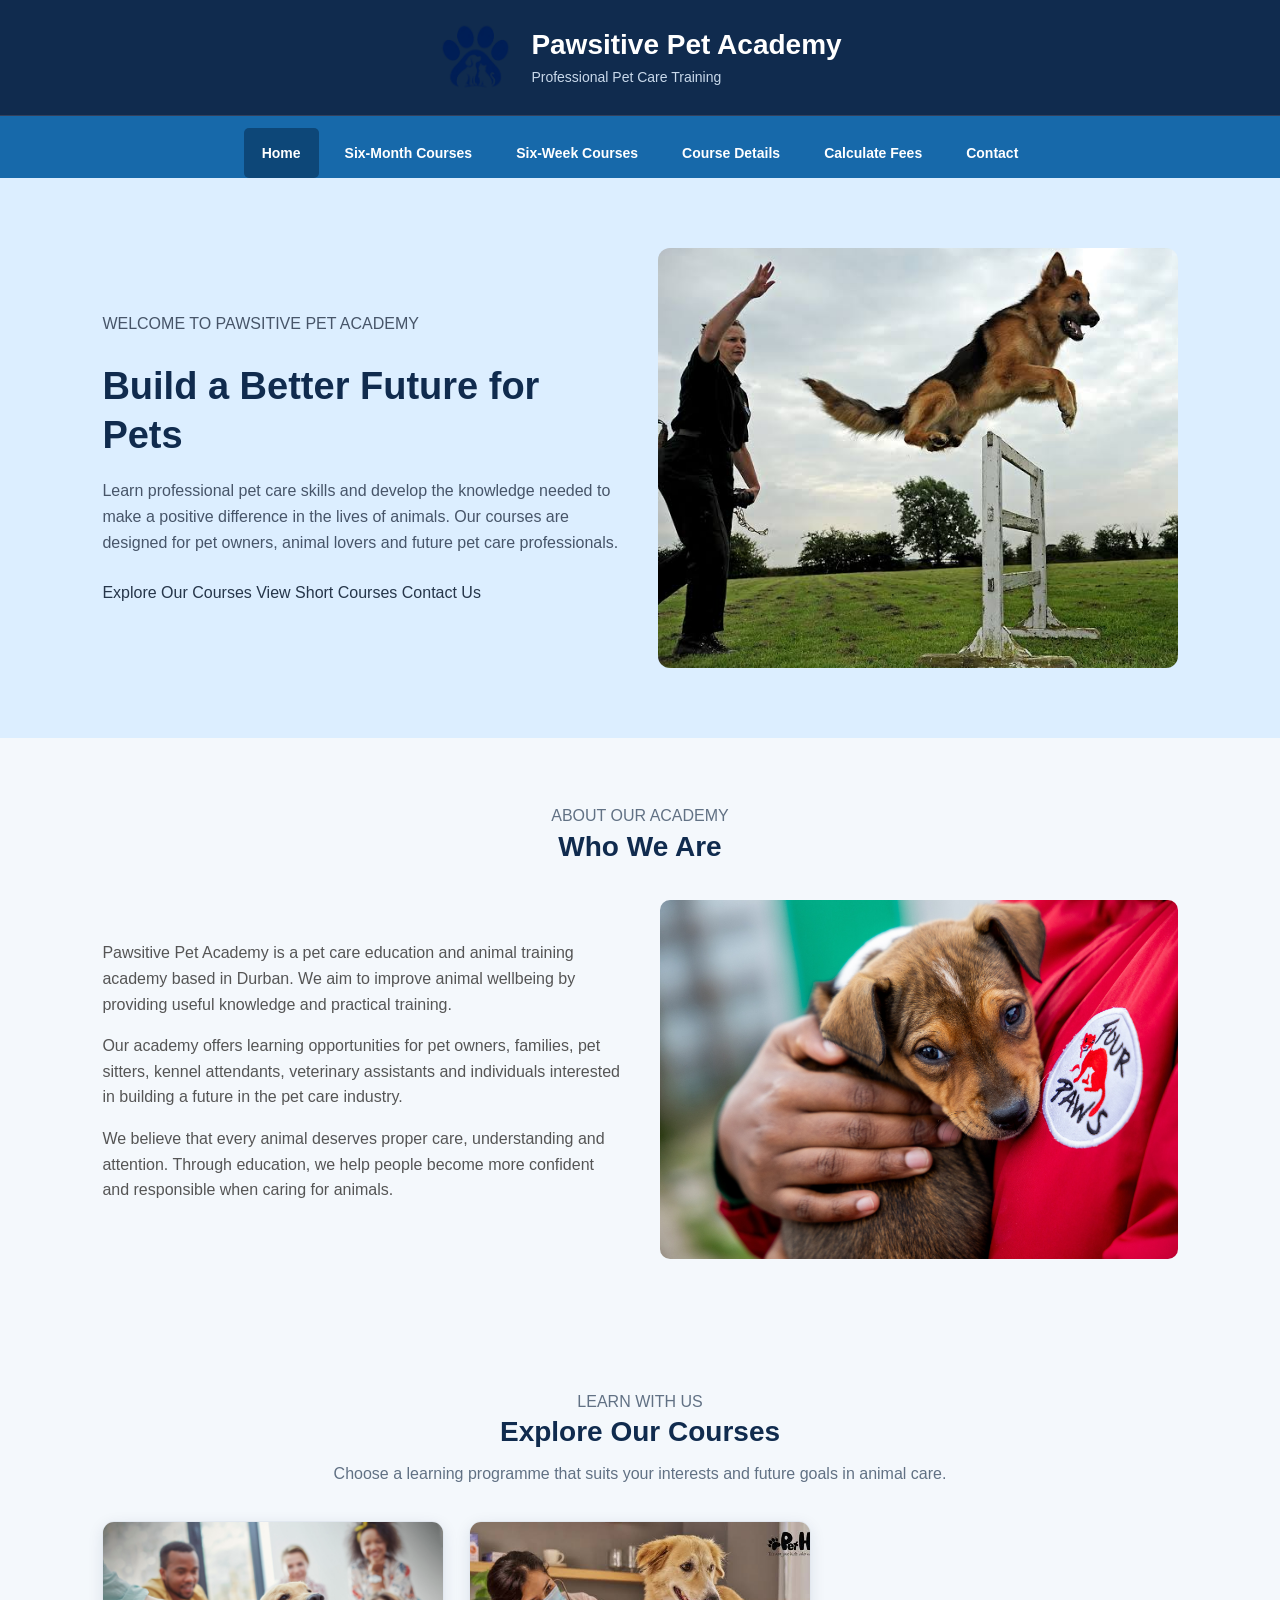
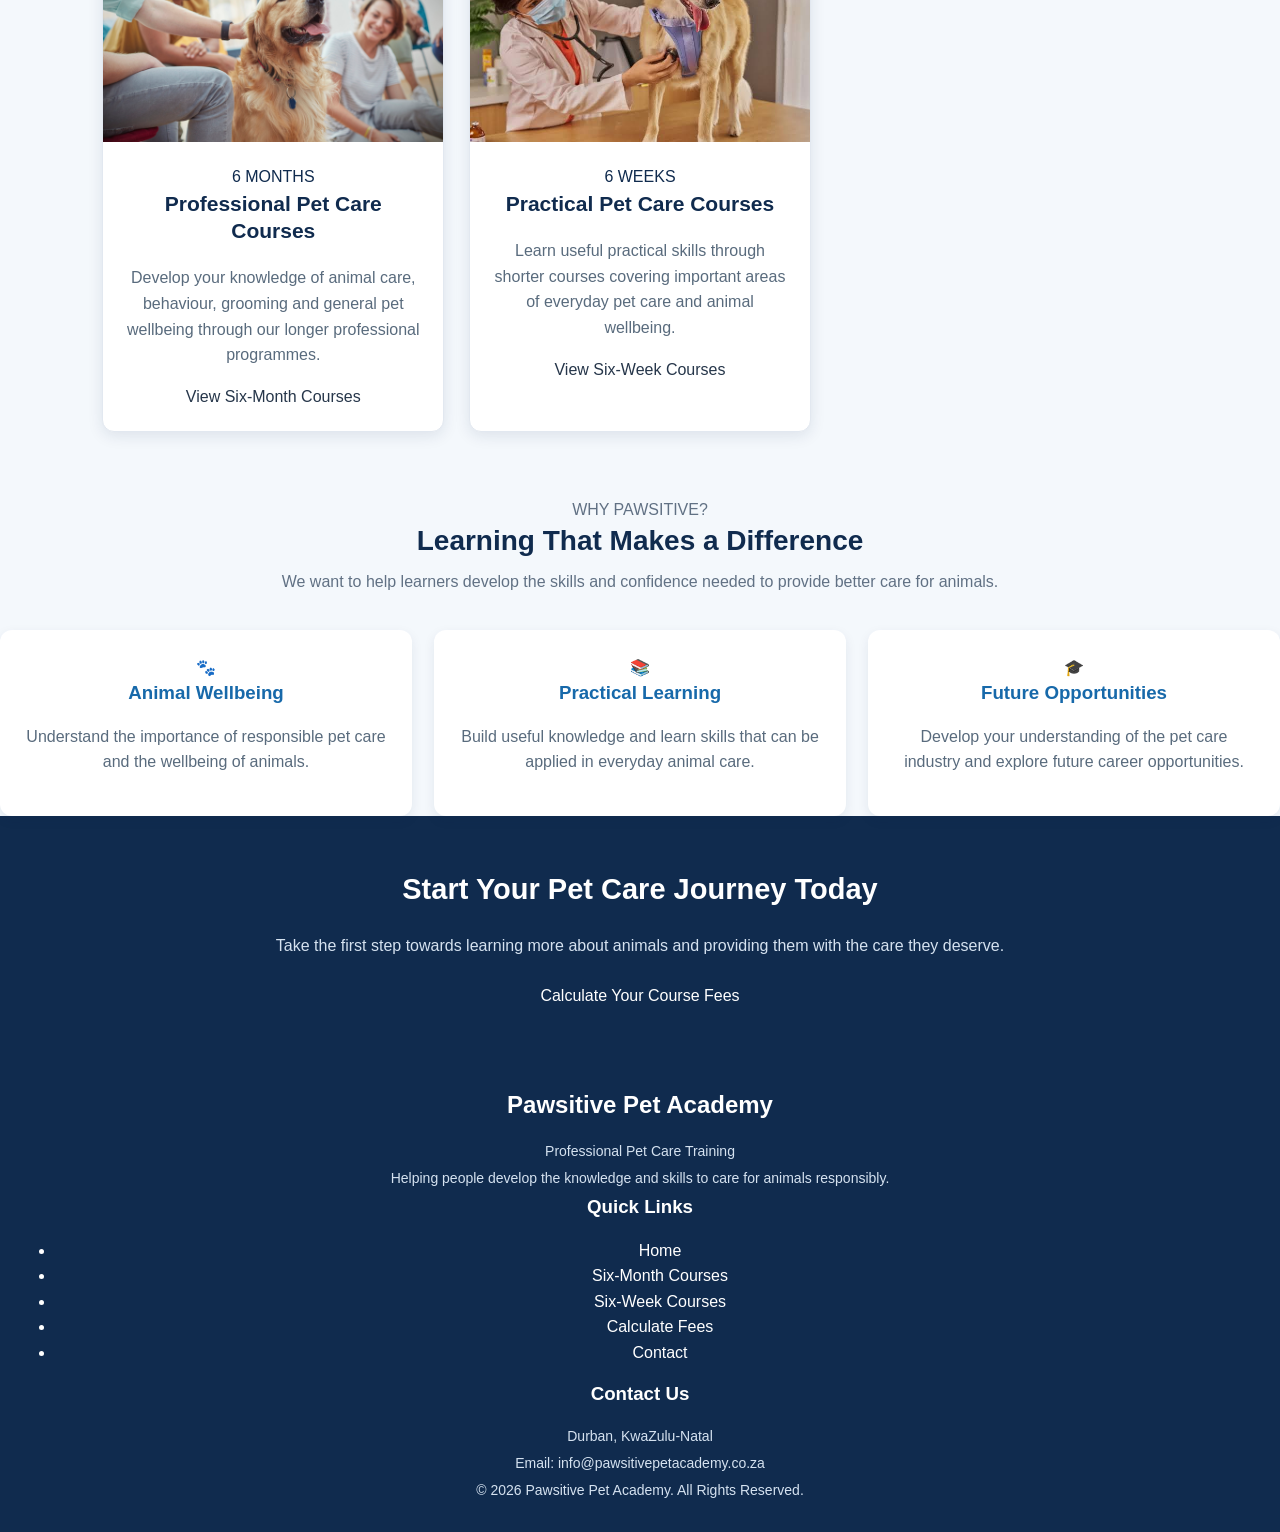
<file: index.html>
<!DOCTYPE html>
<html lang="en">

<head>
    <meta charset="UTF-8">
    <meta name="viewport" content="width=device-width, initial-scale=1.0">

    <title>Home | Pawsitive Pet Academy</title>

    <link rel="stylesheet" href="css/styles.css">
</head>

<body>

    <!-- Website Header -->
    <header class="site-header">

        <div class="header-content">

            <img src="images/Paws Logo.png" alt="Pawsitive Pet Academy Logo" class="logo">

            <div class="header-text">
                <h1 class="site-title">Pawsitive Pet Academy</h1>
                <p class="tagline">Professional Pet Care Training</p>
            </div>

        </div>

    </header>


    <!-- Navigation Bar -->
    <nav class="main-nav">

        <ul class="nav-list">

            <li><a href="index.html" class="active">Home</a></li>

            <li><a href="six-month-courses.html">Six-Month Courses</a></li>

            <li><a href="six-week-courses.html">Six-Week Courses</a></li>

            <li><a href="course-details.html">Course Details</a></li>

            <li><a href="calculate-fees.html">Calculate Fees</a></li>

            <li><a href="contact.html">Contact</a></li>

        </ul>

    </nav>


    <main>

        <!-- Home Page Hero Section -->
        <section class="hero">

            <div class="hero-content">

                <p class="hero-label">WELCOME TO PAWSITIVE PET ACADEMY</p>

                <h2>Build a Better Future for Pets</h2>

                <p>
                    Learn professional pet care skills and develop the knowledge
                    needed to make a positive difference in the lives of animals.
                    Our courses are designed for pet owners, animal lovers and
                    future pet care professionals.
                </p>

                <div class="hero-buttons">

                    <a href="six-month-courses.html" class="btn btn-primary">
                        Explore Our Courses
                    </a>
                    <a href="six-week-courses.html" class="btn btn-secondary">
                        View Short Courses
                    </a>
                    <a href="contact.html" class="btn btn-secondary">
                        Contact Us
                    </a>

                </div>

            </div>

            <div class="hero-image">

                <img src="images/Dog training.jpg" alt="A dog receiving care and training">

            </div>

        </section>


        <!-- About Us Section -->
        <section class="about-section container">

            <div class="section-heading">

                <p class="section-label">ABOUT OUR ACADEMY</p>

                <h2>Who We Are</h2>

            </div>

            <div class="about-content">

                <div class="about-text">

                    <p>
                        Pawsitive Pet Academy is a pet care education and
                        animal training academy based in Durban. We aim to
                        improve animal wellbeing by providing useful
                        knowledge and practical training.
                    </p>

                    <p>
                        Our academy offers learning opportunities for pet
                        owners, families, pet sitters, kennel attendants,
                        veterinary assistants and individuals interested
                        in building a future in the pet care industry.
                    </p>

                    <p>
                        We believe that every animal deserves proper care,
                        understanding and attention. Through education,
                        we help people become more confident and responsible
                        when caring for animals.
                    </p>

                </div>

                <div class="about-image">

                    <img src="images/caring.jpg" alt="A person caring for a dog">

                </div>

            </div>

        </section>


        <!-- Course Categories -->
        <section class="courses-section">

            <div class="container">

                <div class="section-heading">

                    <p class="section-label">LEARN WITH US</p>

                    <h2>Explore Our Courses</h2>

                    <p>
                        Choose a learning programme that suits your interests
                        and future goals in animal care.
                    </p>

                </div>


                <div class="course-grid">

                    <!-- Six-Month Course -->
                    <article class="course-card">

                        <img src="images/Professional Care.jpg" alt="Students learning professional animal care">

                        <div class="course-card-content">

                            <span class="course-duration">6 MONTHS</span>

                            <h3>Professional Pet Care Courses</h3>

                            <p>
                                Develop your knowledge of animal care,
                                behaviour, grooming and general pet wellbeing
                                through our longer professional programmes.
                            </p>

                            <a href="six-month-courses.html" class="btn btn-primary">
                                View Six-Month Courses
                            </a>

                        </div>

                    </article>


                    <!-- Six-Week Course -->
                    <article class="course-card">

                        <img src="images/person caring.jpg" alt="A dog receiving practical pet care">

                        <div class="course-card-content">

                            <span class="course-duration">6 WEEKS</span>

                            <h3>Practical Pet Care Courses</h3>

                            <p>
                                Learn useful practical skills through
                                shorter courses covering important areas
                                of everyday pet care and animal wellbeing.
                            </p>

                            <a href="six-week-courses.html" class="btn btn-primary">
                                View Six-Week Courses
                            </a>

                        </div>

                    </article>

                </div>

            </div>

        </section>


        <!-- Why Choose Us -->
        <section class="benefits-section container">

            <div class="section-heading">

                <p class="section-label">WHY PAWSITIVE?</p>

                <h2>Learning That Makes a Difference</h2>

                <p>
                    We want to help learners develop the skills and confidence
                    needed to provide better care for animals.
                </p>

            </div>


            <div class="benefits-grid">

                <article class="benefit-card">

                    <div class="benefit-icon">🐾</div>

                    <h3>Animal Wellbeing</h3>

                    <p>
                        Understand the importance of responsible pet care
                        and the wellbeing of animals.
                    </p>

                </article>


                <article class="benefit-card">

                    <div class="benefit-icon">📚</div>

                    <h3>Practical Learning</h3>

                    <p>
                        Build useful knowledge and learn skills that can
                        be applied in everyday animal care.
                    </p>

                </article>


                <article class="benefit-card">

                    <div class="benefit-icon">🎓</div>

                    <h3>Future Opportunities</h3>

                    <p>
                        Develop your understanding of the pet care industry
                        and explore future career opportunities.
                    </p>

                </article>

            </div>

        </section>


        <!-- Call To Action -->
        <section class="cta-section">

            <div class="container">

                <h2>Start Your Pet Care Journey Today</h2>

                <p>
                    Take the first step towards learning more about animals
                    and providing them with the care they deserve.
                </p>

                <a href="calculate-fees.html" class="btn btn-light">
                    Calculate Your Course Fees
                </a>

            </div>

        </section>

    </main>


    <!-- Website Footer -->
    <footer class="site-footer">

        <div class="footer-content">

            <div class="footer-about">

                <h2>Pawsitive Pet Academy</h2>

                <p>Professional Pet Care Training</p>

                <p>
                    Helping people develop the knowledge and skills
                    to care for animals responsibly.
                </p>

            </div>


            <div class="footer-links">

                <h3>Quick Links</h3>

                <ul>

                    <li><a href="index.html">Home</a></li>

                    <li><a href="six-month-courses.html">Six-Month Courses</a></li>

                    <li><a href="six-week-courses.html">Six-Week Courses</a></li>

                    <li><a href="calculate-fees.html">Calculate Fees</a></li>

                    <li><a href="contact.html">Contact</a></li>

                </ul>

            </div>


            <div class="footer-contact">

                <h3>Contact Us</h3>

                <p>Durban, KwaZulu-Natal</p>

                <p>Email: info@pawsitivepetacademy.co.za</p>

            </div>

        </div>


        <div class="footer-bottom">

            <p>
                &copy; <span id="current-year"></span>
                Pawsitive Pet Academy. All Rights Reserved.
            </p>

        </div>

    </footer>


    <script src="Javascript/script.js"></script>

</body>
</html>
</file>
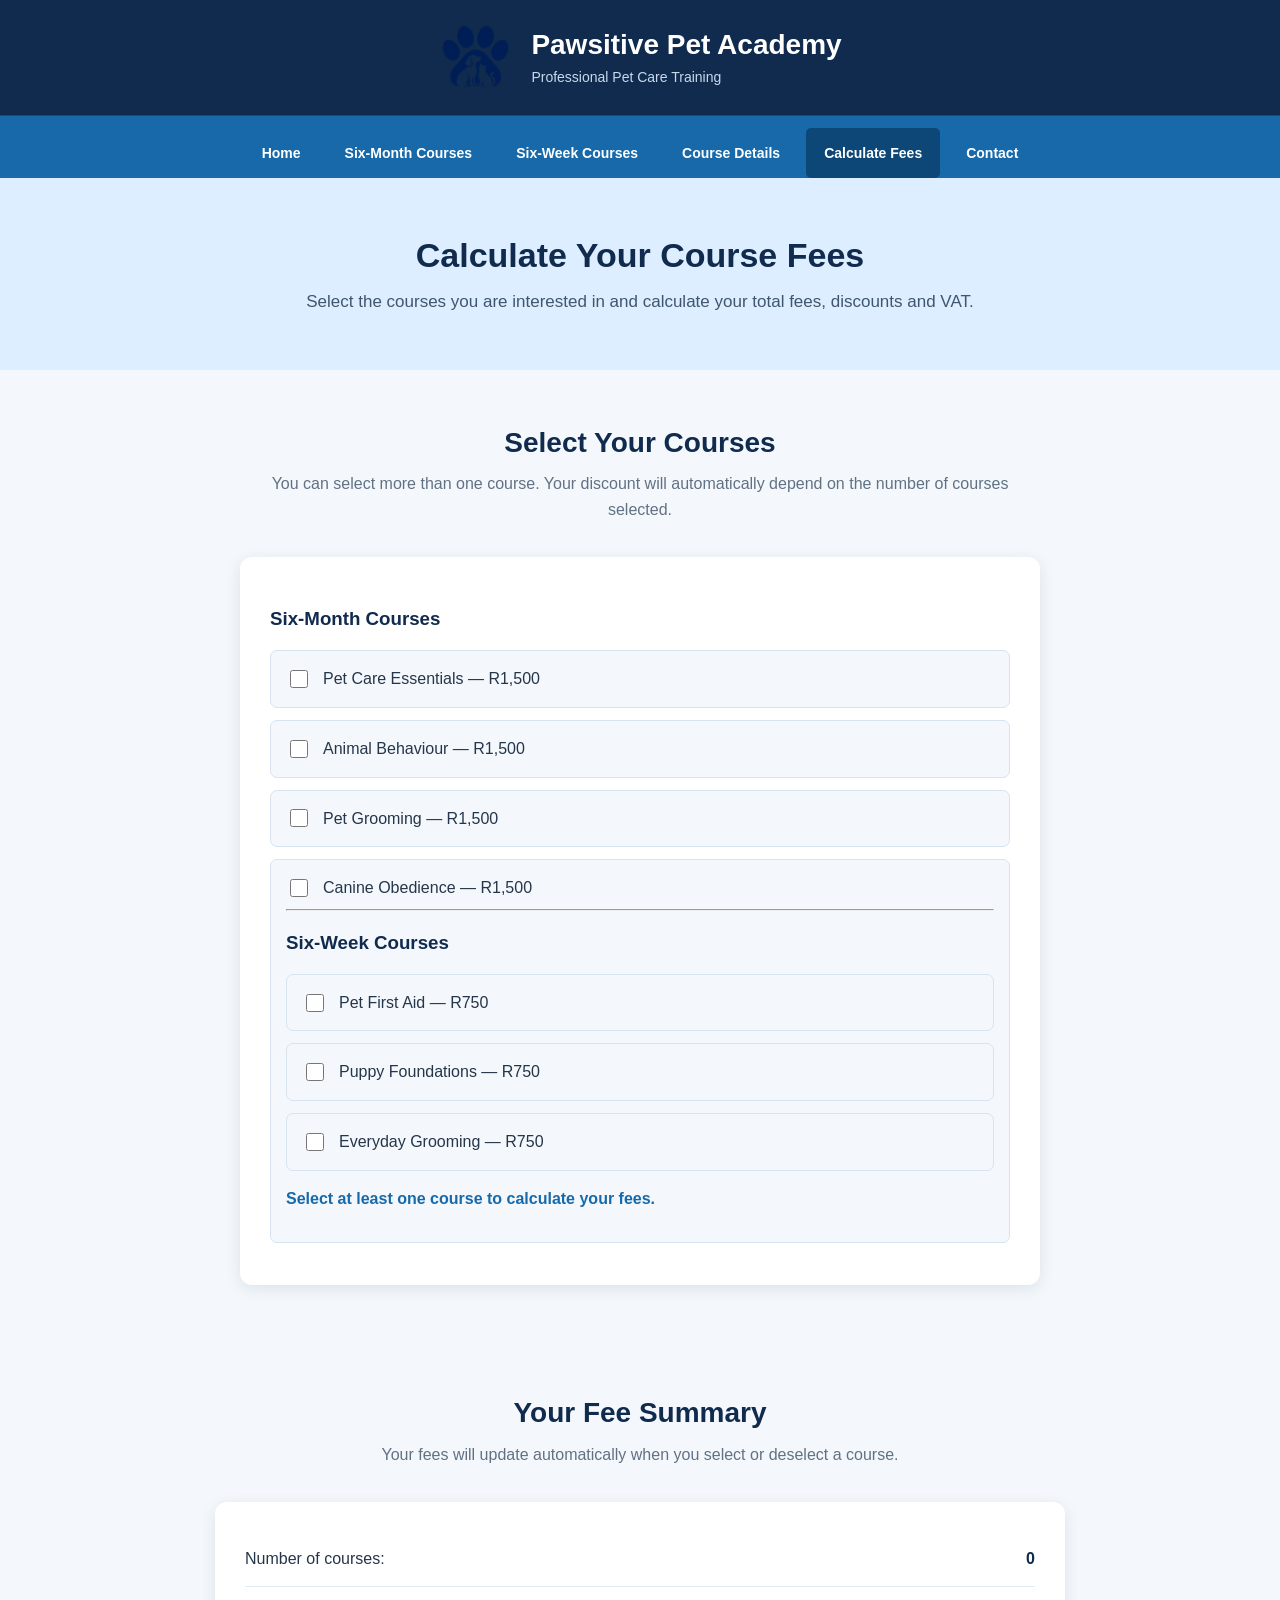
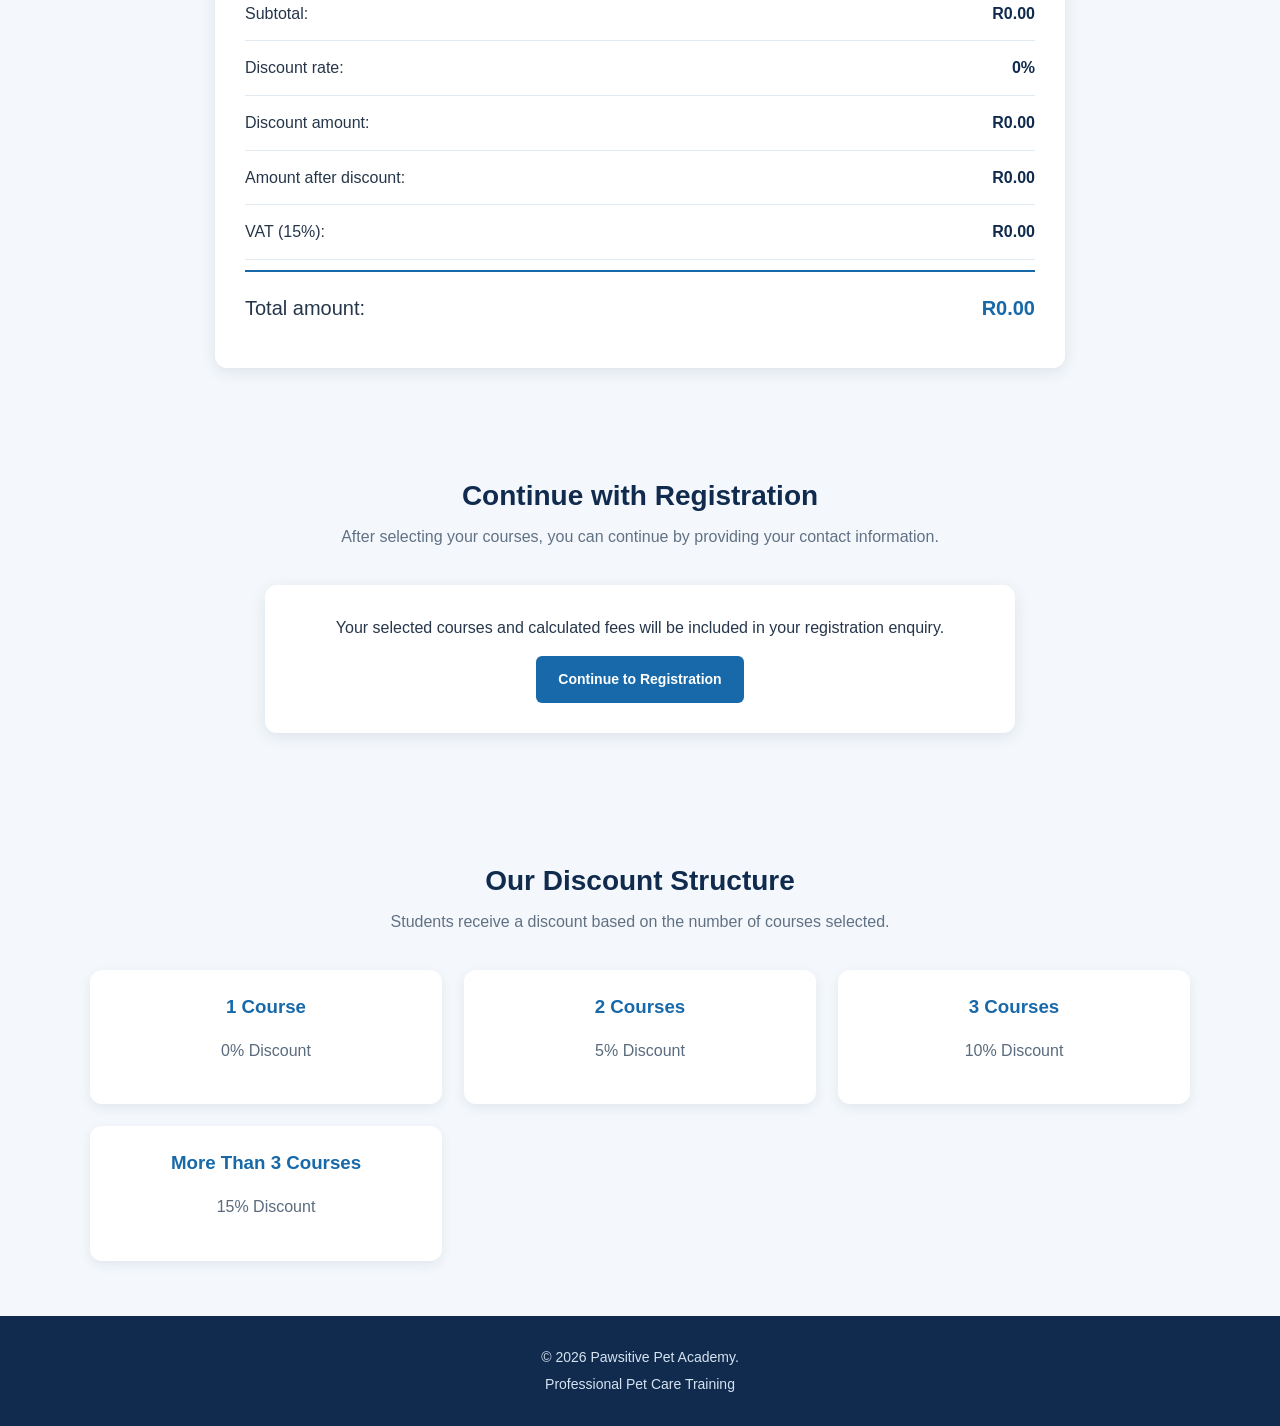
<file: calculate-fees.html>
<!DOCTYPE html>
<html lang="en">

<head>
    <meta charset="UTF-8">
    <meta name="viewport" content="width=device-width, initial-scale=1.0">

    <title>Calculate Fees | Pawsitive Pet Academy</title>

    <link rel="stylesheet" href="css/styles.css">
</head>

<body>

    <!-- Website Header -->
    <header class="site-header">

        <div class="header-content">
            <img src="images/Paws Logo.png"
                 alt="Pawsitive Pet Academy Logo"
                 class="logo">

            <div class="header-text">
                <h1>Pawsitive Pet Academy</h1>
                <p>Professional Pet Care Training</p>
            </div>
        </div>

        <!-- Navigation -->
        <nav class="main-nav">
            <ul>
                <li><a href="index.html">Home</a></li>
                <li><a href="six-month-courses.html">Six-Month Courses</a></li>
                <li><a href="six-week-courses.html">Six-Week Courses</a></li>
                <li><a href="course-details.html">Course Details</a></li>
                <li><a href="calculate-fees.html" class="active">Calculate Fees</a></li>
                <li><a href="contact.html">Contact</a></li>
            </ul>
        </nav>

    </header>

    <main>

        <!-- Page Introduction -->
        <section class="page-banner">
            <h2>Calculate Your Course Fees</h2>
            <p>
                Select the courses you are interested in and
                calculate your total fees, discounts and VAT.
            </p>
        </section>

        <!-- Fee Calculator -->
        <section class="section-container">

            <div class="section-heading">
                <h2>Select Your Courses</h2>

                <p>
                    You can select more than one course.
                    Your discount will automatically depend
                    on the number of courses selected.
                </p>
            </div>

            <form id="fee-calculator" class="contact-form">

                <h3>Six-Month Courses</h3>

                <div class="course-option">
                    <label>
                        <input type="checkbox"
                               name="course"
                               value="1500"
                               data-course-name="Pet Care Essentials"
                               data-duration="Six-Month">

                        Pet Care Essentials — R1,500
                    </label>
                </div>

                <div class="course-option">
                    <label>
                        <input type="checkbox"
                               name="course"
                               value="1500"
                               data-course-name="Animal Behaviour"
                               data-duration="Six-Month">

                        Animal Behaviour — R1,500
                    </label>
                </div>

                <div class="course-option">
                    <label>
                        <input type="checkbox"
                               name="course"
                               value="1500"
                               data-course-name="Pet Grooming"
                               data-duration="Six-Month">

                        Pet Grooming — R1,500
                    </label>
                </div>
                <div class="course-option">
                    <label>
                        <input type="checkbox"
                               name="course"
                               value="1500"
                               data-course-name="Pet Nutrition"
                               data-duration="Six-Month">

                        Canine Obedience — R1,500
                    </label>

                <hr>

                <h3>Six-Week Courses</h3>

                <div class="course-option">
                    <label>
                        <input type="checkbox"
                               name="course"
                               value="750"
                               data-course-name="Pet First Aid"
                               data-duration="Six-Week">

                        Pet First Aid — R750
                    </label>
                </div>

                <div class="course-option">
                    <label>
                        <input type="checkbox"
                               name="course"
                               value="750"
                               data-course-name="Puppy Foundations"
                               data-duration="Six-Week">

                        Puppy Foundations — R750
                    </label>
                </div>

                <div class="course-option">
                    <label>
                        <input type="checkbox"
                               name="course"
                               value="750"
                               data-course-name="Everyday Grooming"
                               data-duration="Six-Week">

                        Everyday Grooming — R750
                    </label>
                </div>

                <p id="calculator-message">
                    Select at least one course to calculate your fees.
                </p>

            </form>

        </section>

        <!-- Fee Summary -->
        <section class="section-container">

            <div class="section-heading">
                <h2>Your Fee Summary</h2>
                <p>
                    Your fees will update automatically when
                    you select or deselect a course.
                </p>
            </div>

            <div class="fee-summary">

                <div class="fee-row">
                    <span>Number of courses:</span>
                    <strong id="course-count">0</strong>
                </div>

                <div class="fee-row">
                    <span>Subtotal:</span>
                    <strong id="subtotal">R0.00</strong>
                </div>

                <div class="fee-row">
                    <span>Discount rate:</span>
                    <strong id="discount-rate">0%</strong>
                </div>

                <div class="fee-row">
                    <span>Discount amount:</span>
                    <strong id="discount-amount">R0.00</strong>
                </div>

                <div class="fee-row">
                    <span>Amount after discount:</span>
                    <strong id="after-discount">R0.00</strong>
                </div>

                <div class="fee-row">
                    <span>VAT (15%):</span>
                    <strong id="vat-amount">R0.00</strong>
                </div>

                <div class="fee-row total-row">
                    <span>Total amount:</span>
                    <strong id="total">R0.00</strong>
                </div>

            </div>

        </section>

        <!-- Registration Details -->
        <section class="section-container">

            <div class="section-heading">
                <h2>Continue with Registration</h2>

                <p>
                    After selecting your courses, you can continue
                    by providing your contact information.
                </p>
            </div>

            <div class="registration-info">

                <p>
                    Your selected courses and calculated fees will
                    be included in your registration enquiry.
                </p>

                <a href="course-details.html" class="button">
                    Continue to Registration
                </a>

            </div>

        </section>

        <!-- Discount Information -->
        <section class="section-container">

            <div class="section-heading">
                <h2>Our Discount Structure</h2>
                <p>
                    Students receive a discount based on the
                    number of courses selected.
                </p>
            </div>

            <div class="benefits-grid">

                <div class="benefit-card">
                    <h3>1 Course</h3>
                    <p>0% Discount</p>
                </div>

                <div class="benefit-card">
                    <h3>2 Courses</h3>
                    <p>5% Discount</p>
                </div>

                <div class="benefit-card">
                    <h3>3 Courses</h3>
                    <p>10% Discount</p>
                </div>

                <div class="benefit-card">
                    <h3>More Than 3 Courses</h3>
                    <p>15% Discount</p>
                </div>

            </div>

        </section>

    </main>

    <!-- Footer -->
    <footer class="site-footer">
        <p>&copy; <span id="current-year"></span> Pawsitive Pet Academy.</p>
        <p>Professional Pet Care Training</p>
    </footer>

    <script src="Javascript/script.js"></script>

</body>
</html>
</file>
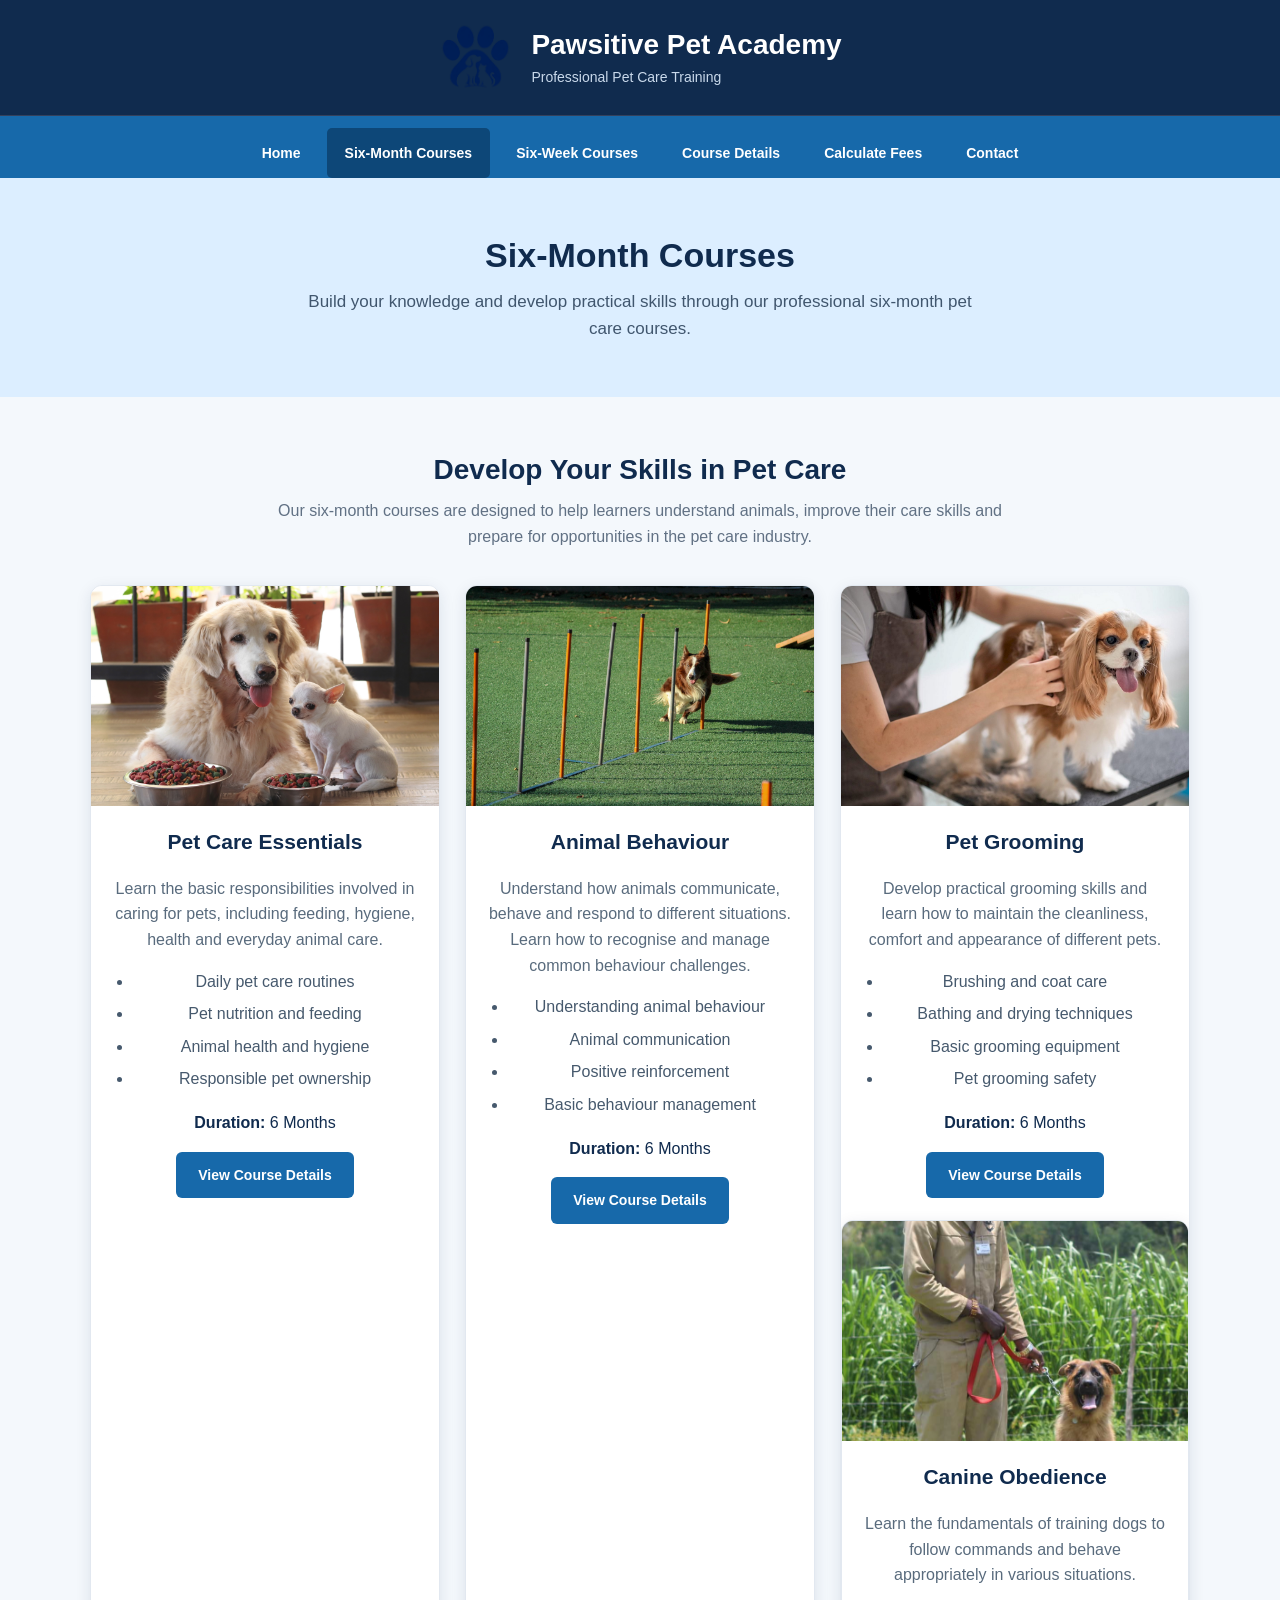
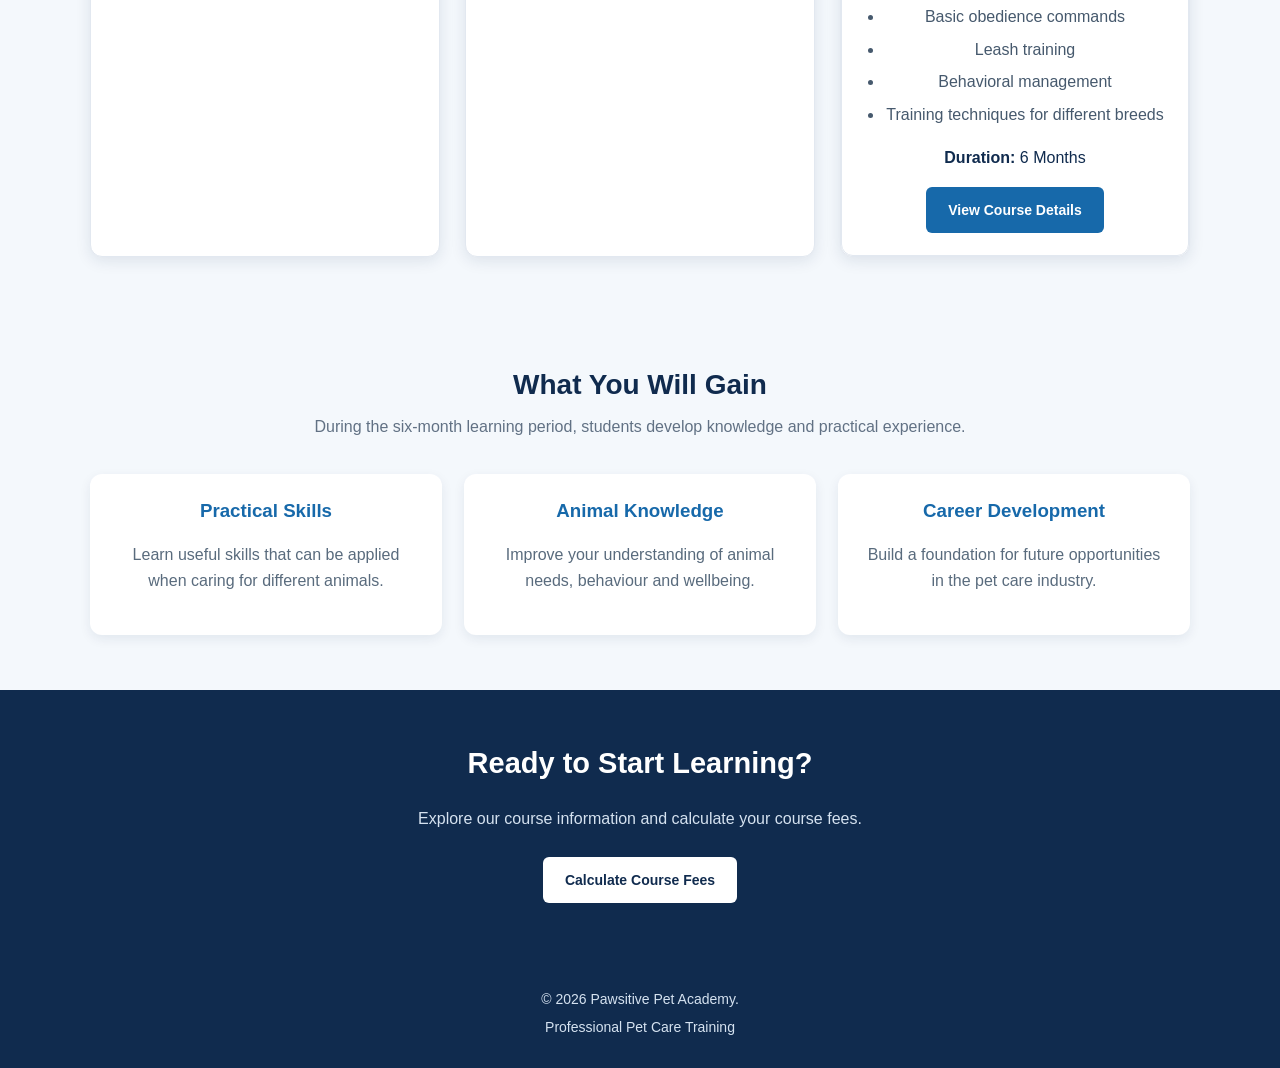
<file: six-month-courses.html>
<!DOCTYPE html>
<html lang="en">
<head>
    <meta charset="UTF-8">
    <meta name="viewport" content="width=device-width, initial-scale=1.0">

    <title>Six-Month Courses | Pawsitive Pet Academy</title>

    <link rel="stylesheet" href="css/styles.css">
</head>

<body>

    <!-- Website Header -->
    <header class="site-header">

        <div class="header-content">
            <img src="images/Paws Logo.png"
                 alt="Pawsitive Pet Academy Logo"
                 class="logo">

            <div class="header-text">
                <h1>Pawsitive Pet Academy</h1>
                <p>Professional Pet Care Training</p>
            </div>
        </div>

        <!-- Navigation -->
        <nav class="main-nav">
            <ul>
                <li><a href="index.html">Home</a></li>
                <li><a href="six-month-courses.html" class="active">Six-Month Courses</a></li>
                <li><a href="six-week-courses.html">Six-Week Courses</a></li>
                <li><a href="course-details.html">Course Details</a></li>
                <li><a href="calculate-fees.html">Calculate Fees</a></li>
                <li><a href="contact.html">Contact</a></li>
            </ul>
        </nav>

    </header>

    <main>

        <!-- Page Introduction -->
        <section class="page-banner">
            <h2>Six-Month Courses</h2>
            <p>
                Build your knowledge and develop practical skills
                through our professional six-month pet care courses.
            </p>
        </section>

        <!-- Introduction -->
        <section class="section-container">

            <div class="section-heading">
                <h2>Develop Your Skills in Pet Care</h2>
                <p>
                    Our six-month courses are designed to help learners
                    understand animals, improve their care skills and
                    prepare for opportunities in the pet care industry.
                </p>
            </div>

            <!-- Course Cards -->
            <div class="course-grid">

                <!-- Course One -->
                <article class="course-card">

                    <img src="images/Dog-Nutrition.jpg"
                         alt="A person taking care of a dog"
                         class="course-image">

                    <div class="course-content">
                        <h3>Pet Care Essentials</h3>

                        <p>
                            Learn the basic responsibilities involved
                            in caring for pets, including feeding,
                            hygiene, health and everyday animal care.
                        </p>

                        <ul>
                            <li>Daily pet care routines</li>
                            <li>Pet nutrition and feeding</li>
                            <li>Animal health and hygiene</li>
                            <li>Responsible pet ownership</li>
                        </ul>

                        <p class="course-duration">
                            <strong>Duration:</strong> 6 Months
                        </p>

                        <a href="course-details.html" class="button">
                            View Course Details
                        </a>
                    </div>

                </article>

                <!-- Course Two -->
                <article class="course-card">

                    <img src="images/Pet Behaviour.webp"
                         alt="A dog trainer working with a dog"
                         class="course-image">

                    <div class="course-content">
                        <h3>Animal Behaviour</h3>

                        <p>
                            Understand how animals communicate,
                            behave and respond to different situations.
                            Learn how to recognise and manage common
                            behaviour challenges.
                        </p>

                        <ul>
                            <li>Understanding animal behaviour</li>
                            <li>Animal communication</li>
                            <li>Positive reinforcement</li>
                            <li>Basic behaviour management</li>
                        </ul>

                        <p class="course-duration">
                            <strong>Duration:</strong> 6 Months
                        </p>

                        <a href="course-details.html" class="button">
                            View Course Details
                        </a>
                    </div>

                </article>

                <!-- Course Three -->
                <article class="course-card">

                    <img src="images/Pet grooming.jpg"
                         alt="A groomer brushing a dog"
                         class="course-image">

                    <div class="course-content">
                        <h3>Pet Grooming</h3>

                        <p>
                            Develop practical grooming skills and learn
                            how to maintain the cleanliness, comfort
                            and appearance of different pets.
                        </p>

                        <ul>
                            <li>Brushing and coat care</li>
                            <li>Bathing and drying techniques</li>
                            <li>Basic grooming equipment</li>
                            <li>Pet grooming safety</li>
                        </ul>

                        <p class="course-duration">
                            <strong>Duration:</strong> 6 Months
                        </p>

                        <a href="course-details.html" class="button">
                            View Course Details
                        </a>
                    </div>

                    <!--Course Four-->
                    <article class="course-card">

                        <img src="images/Obedience_Training.jpg"
                             alt="A dog trainer working with a dog"
                             class="course-image">

                        <div class="course-content">
                            <h3>Canine Obedience</h3>

                            <p>
                                Learn the fundamentals of training dogs
                                to follow commands and behave appropriately
                                in various situations.
                            </p>

                            <ul>
                                <li>Basic obedience commands</li>
                                <li>Leash training</li>
                                <li>Behavioral management</li>
                                <li>Training techniques for different breeds</li>
                            </ul>

                            <p class="course-duration">
                                <strong>Duration:</strong> 6 Months
                            </p>

                            <a href="course-details.html" class="button">
                                View Course Details
                            </a>
                        </div>


                </article>

            </div>

        </section>

        <!-- Learning Benefits -->
        <section class="section-container">

            <div class="section-heading">
                <h2>What You Will Gain</h2>
                <p>
                    During the six-month learning period, students
                    develop knowledge and practical experience.
                </p>
            </div>

            <div class="benefits-grid">

                <div class="benefit-card">
                    <h3>Practical Skills</h3>
                    <p>
                        Learn useful skills that can be applied
                        when caring for different animals.
                    </p>
                </div>

                <div class="benefit-card">
                    <h3>Animal Knowledge</h3>
                    <p>
                        Improve your understanding of animal needs,
                        behaviour and wellbeing.
                    </p>
                </div>

                <div class="benefit-card">
                    <h3>Career Development</h3>
                    <p>
                        Build a foundation for future opportunities
                        in the pet care industry.
                    </p>
                </div>

            </div>

        </section>

        <!-- Call to Action -->
        <section class="cta-section">
            <h2>Ready to Start Learning?</h2>

            <p>
                Explore our course information and calculate
                your course fees.
            </p>

            <a href="calculate-fees.html" class="button">
                Calculate Course Fees
            </a>
        </section>

    </main>

    <!-- Footer -->
    <footer class="site-footer">
        <p>&copy; <span id="current-year"></span> Pawsitive Pet Academy.</p>
        <p>Professional Pet Care Training</p>
    </footer>

    <script src="Javascript/script.js"></script>

</body>
</html>
</file>
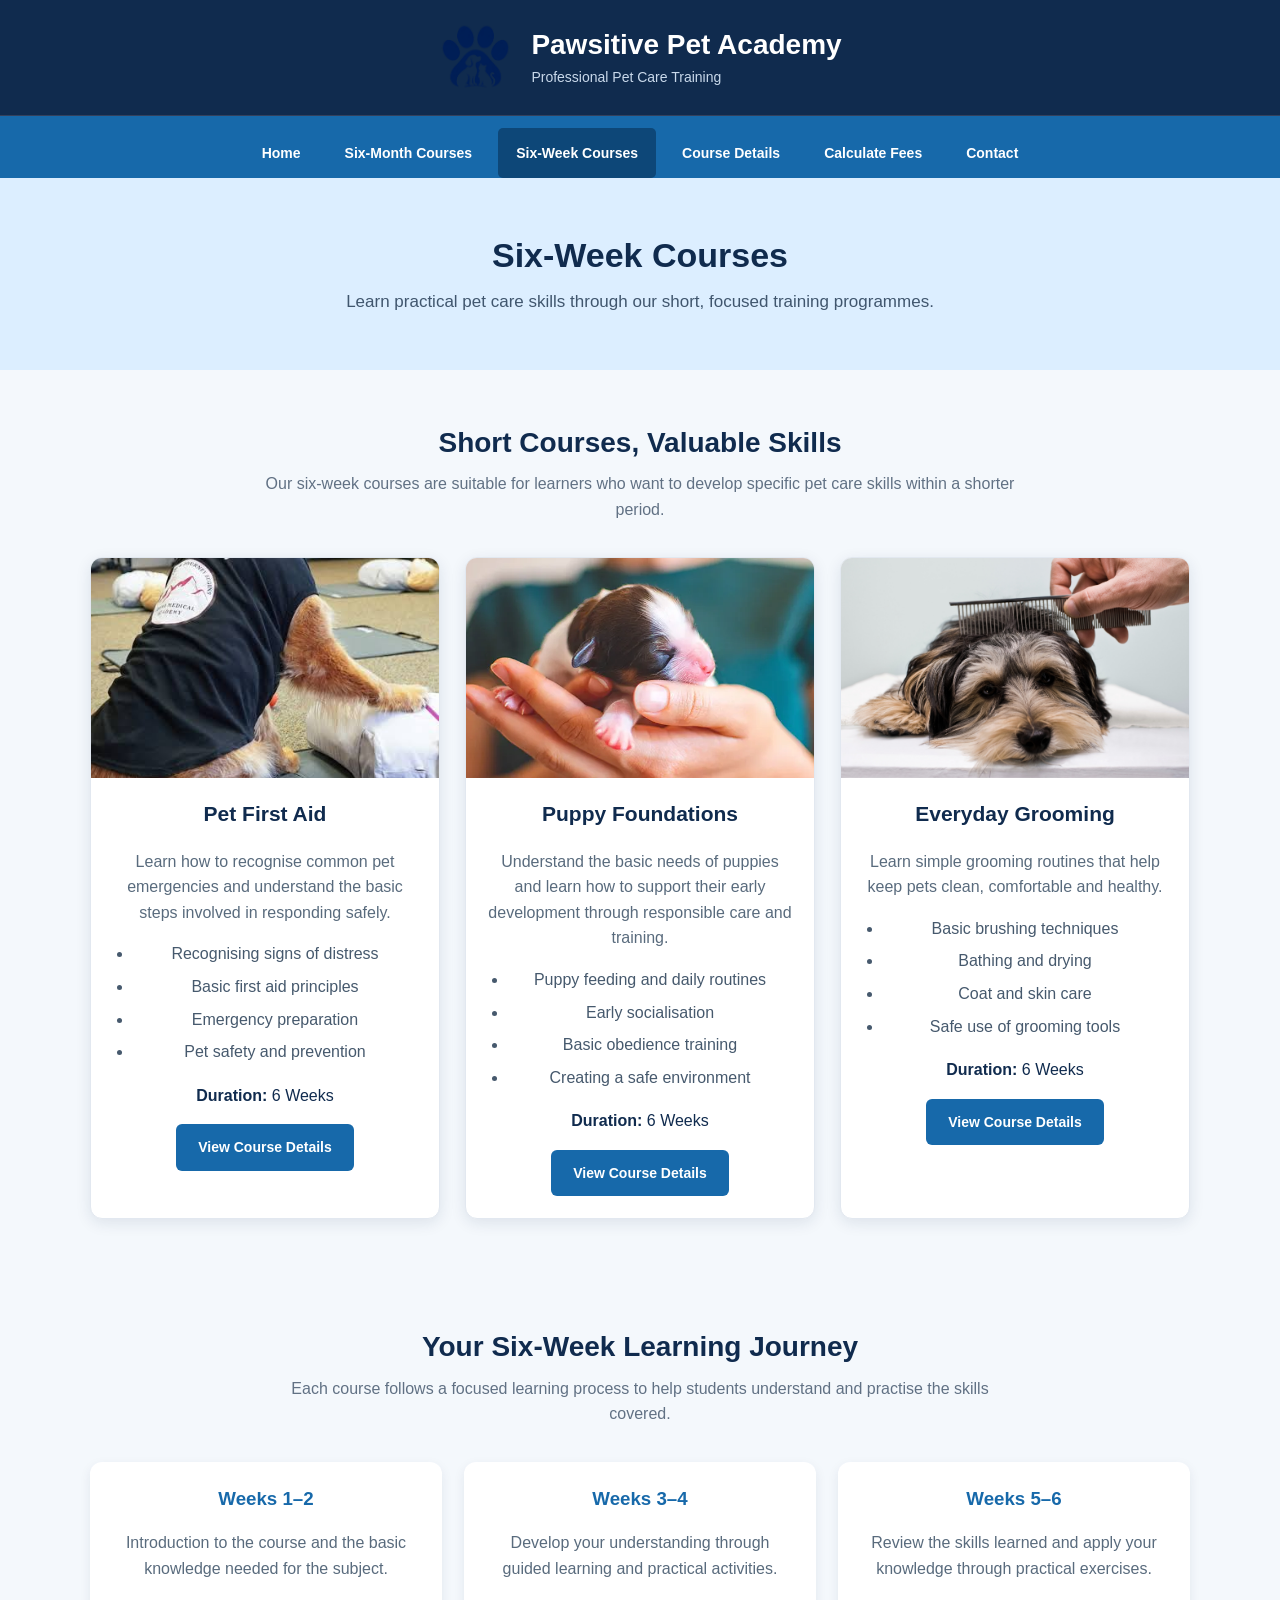
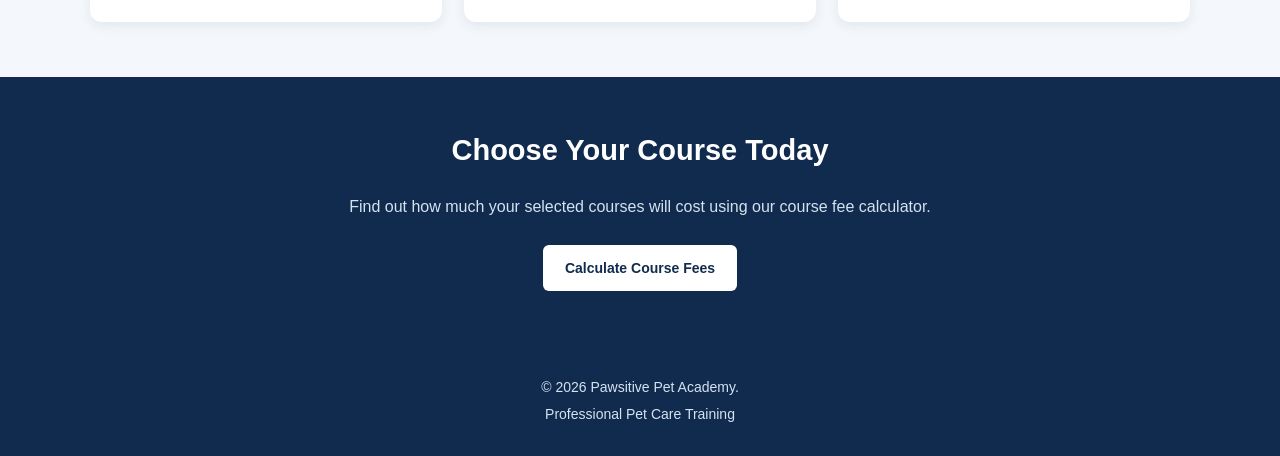
<file: six-week-courses.html>
<!DOCTYPE html>
<html lang="en">

<head>
    <meta charset="UTF-8">
    <meta name="viewport" content="width=device-width, initial-scale=1.0">

    <title>Six-Week Courses | Pawsitive Pet Academy</title>

    <link rel="stylesheet" href="css/styles.css">
</head>

<body>

    <!-- Website Header -->
    <header class="site-header">

        <div class="header-content">
            <img src="images/Paws Logo.png"
                 alt="Pawsitive Pet Academy Logo"
                 class="logo">

            <div class="header-text">
                <h1>Pawsitive Pet Academy</h1>
                <p>Professional Pet Care Training</p>
            </div>
        </div>

        <!-- Navigation -->
        <nav class="main-nav">
            <ul>
                <li><a href="index.html">Home</a></li>
                <li><a href="six-month-courses.html">Six-Month Courses</a></li>
                <li><a href="six-week-courses.html" class="active">Six-Week Courses</a></li>
                <li><a href="course-details.html">Course Details</a></li>
                <li><a href="calculate-fees.html">Calculate Fees</a></li>
                <li><a href="contact.html">Contact</a></li>
            </ul>
        </nav>

    </header>

    <main>

        <!-- Page Introduction -->
        <section class="page-banner">
            <h2>Six-Week Courses</h2>
            <p>
                Learn practical pet care skills through our short,
                focused training programmes.
            </p>
        </section>

        <!-- Introduction -->
        <section class="section-container">

            <div class="section-heading">
                <h2>Short Courses, Valuable Skills</h2>

                <p>
                    Our six-week courses are suitable for learners
                    who want to develop specific pet care skills
                    within a shorter period.
                </p>
            </div>

            <!-- Course Cards -->
            <div class="course-grid">

                <!-- Course One -->
                <article class="course-card">

                    <img src="images/Pet First Aid.jpg"
                         alt="A person providing first aid to a dog"
                         class="course-image">

                    <div class="course-content">

                        <h3>Pet First Aid</h3>

                        <p>
                            Learn how to recognise common pet emergencies
                            and understand the basic steps involved
                            in responding safely.
                        </p>

                        <ul>
                            <li>Recognising signs of distress</li>
                            <li>Basic first aid principles</li>
                            <li>Emergency preparation</li>
                            <li>Pet safety and prevention</li>
                        </ul>

                        <p class="course-duration">
                            <strong>Duration:</strong> 6 Weeks
                        </p>

                        <a href="course-details.html" class="button">
                            View Course Details
                        </a>

                    </div>

                </article>

                <!-- Course Two -->
                <article class="course-card">

                    <img src="images/puppy care.webp"
                         alt="A person caring for a young puppy"
                         class="course-image">

                    <div class="course-content">

                        <h3>Puppy Foundations</h3>

                        <p>
                            Understand the basic needs of puppies and
                            learn how to support their early development
                            through responsible care and training.
                        </p>

                        <ul>
                            <li>Puppy feeding and daily routines</li>
                            <li>Early socialisation</li>
                            <li>Basic obedience training</li>
                            <li>Creating a safe environment</li>
                        </ul>

                        <p class="course-duration">
                            <strong>Duration:</strong> 6 Weeks
                        </p>

                        <a href="course-details.html" class="button">
                            View Course Details
                        </a>

                    </div>

                </article>

                <!-- Course Three -->
                <article class="course-card">

                    <img src="images/Daily-Brushing.jpg"
                         alt="A dog receiving a grooming session"
                         class="course-image">

                    <div class="course-content">

                        <h3>Everyday Grooming</h3>

                        <p>
                            Learn simple grooming routines that help
                            keep pets clean, comfortable and healthy.
                        </p>

                        <ul>
                            <li>Basic brushing techniques</li>
                            <li>Bathing and drying</li>
                            <li>Coat and skin care</li>
                            <li>Safe use of grooming tools</li>
                        </ul>

                        <p class="course-duration">
                            <strong>Duration:</strong> 6 Weeks
                        </p>

                        <a href="course-details.html" class="button">
                            View Course Details
                        </a>

                    </div>

                </article>

            </div>

        </section>

        <!-- Learning Plan -->
        <section class="section-container">

            <div class="section-heading">
                <h2>Your Six-Week Learning Journey</h2>

                <p>
                    Each course follows a focused learning process
                    to help students understand and practise the
                    skills covered.
                </p>
            </div>

            <div class="benefits-grid">

                <div class="benefit-card">
                    <h3>Weeks 1–2</h3>
                    <p>
                        Introduction to the course and the basic
                        knowledge needed for the subject.
                    </p>
                </div>

                <div class="benefit-card">
                    <h3>Weeks 3–4</h3>
                    <p>
                        Develop your understanding through guided
                        learning and practical activities.
                    </p>
                </div>

                <div class="benefit-card">
                    <h3>Weeks 5–6</h3>
                    <p>
                        Review the skills learned and apply your
                        knowledge through practical exercises.
                    </p>
                </div>

            </div>

        </section>

        <!-- Call to Action -->
        <section class="cta-section">

            <h2>Choose Your Course Today</h2>

            <p>
                Find out how much your selected courses will cost
                using our course fee calculator.
            </p>

            <a href="calculate-fees.html" class="button">
                Calculate Course Fees
            </a>

        </section>

    </main>

    <!-- Footer -->
    <footer class="site-footer">
        <p>&copy; <span id="current-year"></span> Pawsitive Pet Academy.</p>
        <p>Professional Pet Care Training</p>
    </footer>

    <script src="Javascript/script.js"></script>

</body>
</html>
</file>
<file: css/styles.css>
/* =============================================
   PAWSITIVE PET ACADEMY
   MAIN WEBSITE STYLESHEET
   ============================================= */


/* =============================================
   1. GENERAL WEBSITE STYLES
   ============================================= */

* {
    box-sizing: border-box;
}

html {
    scroll-behavior: smooth;
}

body {
    margin: 0;
    padding: 0;
    font-family: Arial, Helvetica, sans-serif;
    background-color: #f4f8fc;
    color: #26364a;
    line-height: 1.6;
}

img {
    max-width: 100%;
    height: auto;
    display: block;
}

a {
    color: inherit;
    text-decoration: none;
}

h1,
h2,
h3,
h4 {
    line-height: 1.3;
    margin-top: 0;
}

p {
    margin-top: 0;
}

section {
    width: 100%;
}

button,
input,
select,
textarea {
    font: inherit;
}


/* =============================================
   2. WEBSITE HEADER
   ============================================= */

#main-header,
.site-header {
    width: 100%;
    background-color: #102b4e;
    color: white;
}

#main-header {
    padding: 15px 5%;
}

.logo-area,
.header-content {
    display: flex;
    align-items: center;
    justify-content: center;
    gap: 18px;
    padding: 20px;
}

.logo {
    width: 75px;
    height: 75px;
    object-fit: contain;
}

.academy-name h1,
.header-text h1 {
    margin: 0;
    font-size: 28px;
    color: white;
}

.academy-name p,
.header-text p {
    margin: 3px 0 0;
    color: #c9d9eb;
    font-size: 14px;
}


/* =============================================
   3. MAIN NAVIGATION
   ============================================= */

.main-nav {
    background-color: #1769aa;
    border-top: 1px solid #34415d;
    padding-top: 12px;
    font-size: 14px;
    font-weight: bold;
}

.nav-list,
.main-nav ul {
    list-style: none;
    display: flex;
    justify-content: center;
    align-items: center;
    flex-wrap: wrap;
    gap: 8px;
    margin: 0;
    padding: 0;
}

.nav-list li a,
.main-nav a {
    display: block;
    color: white;
    padding: 14px 18px;
    border-radius: 5px;
    font-size: 14px;
    font-weight: bold;
    transition: background-color 0.3s ease;
}

.nav-list li a:hover,
.nav-list li a[aria-current="page"],
.main-nav a:hover,
.main-nav a.active {
    background-color: #0d4778;
    color: white;
}


/* =============================================
   4. PAGE BANNER
   ============================================= */

.page-banner {
    background-color: #dceeff;
    text-align: center;
    padding: 55px 20px;
}

.page-banner-content {
    max-width: 850px;
    margin: auto;
}

.page-banner h2 {
    color: #102b4e;
    font-size: 34px;
    margin: 0 0 10px;
}

.page-banner p {
    max-width: 700px;
    margin: 0 auto;
    color: #40566e;
    font-size: 17px;
}

.section-subtitle {
    color: #1769aa;
    text-transform: uppercase;
    letter-spacing: 2px;
    font-size: 13px;
    font-weight: bold;
}


/* =============================================
   5. GENERAL SECTIONS
   ============================================= */

.section-container {
    max-width: 1150px;
    margin: 0 auto;
    padding: 55px 25px;
}

.section-heading {
    text-align: center;
    max-width: 750px;
    margin: 0 auto 35px;
}

.section-heading h2 {
    color: #102b4e;
    font-size: 28px;
    margin-bottom: 10px;
}

.section-heading p {
    max-width: 750px;
    margin: 0 auto;
    color: #617184;
}


/* =============================================
   6. HOMEPAGE HERO SECTION
   ============================================= */

.hero,
.hero-section {
    display: flex;
    align-items: center;
    justify-content: space-between;
    gap: 35px;
    padding: 70px 8%;
    background-color: #dceeff;
}

.hero-content {
    flex: 1;
}

.hero-content h2 {
    color: #102b4e;
    font-size: 38px;
    margin-bottom: 18px;
}

.hero-content p {
    color: #475569;
    margin-bottom: 25px;
    max-width: 600px;
}

.hero-image {
    flex: 1;
    min-width: 0;
}

.hero-image img {
    width: 100%;
    max-height: 420px;
    object-fit: cover;
    border-radius: 12px;
}


/* =============================================
   7. ABOUT SECTION
   ============================================= */

.about-section {
    padding: 65px 8%;
}

.about-content {
    display: flex;
    align-items: center;
    gap: 40px;
}

.about-text,
.about-image {
    flex: 1;
    min-width: 0;
}

.about-text h2 {
    color: #102b4e;
    font-size: 30px;
}

.about-text p {
    color: #555555;
}

.about-image img {
    width: 100%;
    max-height: 400px;
    object-fit: cover;
    border-radius: 10px;
}

/* =============================================
   8. COURSE CARDS
   ============================================= */

.courses-section,
.course-section {
    padding: 65px 8%;
    background-color: #f4f8fc;
}

.course-container,
.courses-container,
.course-grid {
    display: grid;
    grid-template-columns: repeat(3, minmax(0, 1fr));
    gap: 25px;
    text-align: center;
}

.course-card {
    background-color: white;
    border-radius: 12px;
    overflow: hidden;
    border: 1px solid #e2e8f0;
    text-align: center;
    box-shadow: 0 4px 15px rgba(16, 43, 78, 0.10);
    transition: transform 0.3s ease, box-shadow 0.3s ease;
}

.course-card:hover {
    transform: translateY(-5px);
    box-shadow: 0 8px 20px rgba(16, 43, 78, 0.15);
}

.course-card.selected {
    border: 2px solid #1769aa;
}

.course-card img,
.course-image {
    width: 100%;
    height: 220px;
    object-fit: cover;
}

.course-card-content,
.course-content {
    padding: 22px;
}

.course-card h3,
.course-content h3 {
    color: #102b4e;
    font-size: 21px;
}

.course-card p,
.course-content p {
    color: #596b7d;
}

.course-content ul {
    padding-left: 20px;
    color: #46596d;
}

.course-content li {
    margin-bottom: 7px;
}

.course-duration {
    margin-top: 18px;
    color: #102b4e !important;
}

.course-price {
    color: #1769aa;
    font-weight: bold;
    font-size: 20px;
}


/* =============================================
   9. BENEFIT CARDS
   ============================================= */

.benefits-grid {
    display: grid;
    grid-template-columns: repeat(3, 1fr);
    gap: 22px;
}

.benefit-card {
    background-color: white;
    padding: 25px;
    border-radius: 12px;
    box-shadow: 0 4px 12px rgba(16, 43, 78, 0.08);
    text-align: center;
}

.benefit-card h3 {
    color: #1769aa;
}

.benefit-card p {
    color: #596b7d;
}


/* =============================================
   10. GENERAL BUTTONS
   ============================================= */

.button {
    display: inline-block;
    background-color: #1769aa;
    color: white;
    border: none;
    border-radius: 6px;
    padding: 12px 22px;
    font-size: 14px;
    font-weight: bold;
    cursor: pointer;
    transition: background-color 0.3s ease;
}

.button:hover {
    background-color: #0d4778;
}

button {
    cursor: pointer;
}


/* =============================================
   11. CALL TO ACTION
   ============================================= */

.cta-section {
    background-color: #102b4e;
    color: white;
    text-align: center;
    padding: 55px 20px;
}

.cta-section h2 {
    font-size: 29px;
}

.cta-section p {
    color: #d5e2f0;
    margin-bottom: 25px;
}

.cta-section .button {
    background-color: white;
    color: #102b4e;
}

.cta-section .button:hover {
    background-color: #dceeff;
}


/* =============================================
   12. COURSE DETAILS
   ============================================= */

.course-details-section {
    padding: 60px 8%;
}

.course-detail-card {
    display: flex;
    align-items: center;
    gap: 30px;
    background-color: white;
    padding: 25px;
    border-radius: 12px;
    box-shadow: 0 4px 15px rgba(16, 43, 78, 0.10);
}

.detail-image {
    width: 45%;
    height: 320px;
    object-fit: cover;
    border-radius: 10px;
}

.course-detail-content {
    flex: 1;
}

.course-detail-content h3 {
    color: #102b4e;
    font-size: 24px;
}

.course-detail-content p {
    color: #596b7d;
}

.course-detail-card button,
.course-toggle {
    background-color: #1769aa;
    color: white;
    padding: 10px 18px;
    border: none;
    border-radius: 5px;
}

.course-detail-card button:hover,
.course-toggle:hover {
    background-color: #0d4778;
}


/* =============================================
   13. FORMS
   ============================================= */

.contact-form,
#fee-calculator {
    max-width: 800px;
    margin: 0 auto;
    padding: 30px;
    background-color: white;
    border-radius: 12px;
    box-shadow: 0 4px 15px rgba(16, 43, 78, 0.10);
}

.contact-form h3 {
    color: #102b4e;
    margin-top: 20px;
}

.form-group {
    margin-bottom: 20px;
}

.form-group label {
    display: block;
    color: #26364a;
    font-weight: bold;
    margin-bottom: 8px;
}

.form-group input,
.form-group select,
.form-group textarea {
    width: 100%;
    padding: 12px;
    border: 1px solid #cbd6e2;
    border-radius: 6px;
    background-color: white;
    font-size: 15px;
}

.form-group input:focus,
.form-group select:focus,
.form-group textarea:focus {
    outline: none;
    border-color: #1769aa;
    box-shadow: 0 0 4px rgba(23, 105, 170, 0.3);
}

.form-group textarea {
    resize: vertical;
}

.radio-option {
    display: flex;
    align-items: center;
    gap: 10px;
    margin-bottom: 12px;
}

.radio-option input {
    width: auto;
}

.radio-option label {
    margin: 0;
    font-weight: normal;
}

.contact-form button {
    margin-top: 10px;
}

#registration-message,
#contact-message-status,
#calculator-message {
    margin-top: 15px;
    color: #1769aa;
    font-weight: bold;
}


/* =============================================
   14. FEE CALCULATOR
   ============================================= */

.calculator-section,
.fees-section {
    padding: 60px 8%;
}

.course-option {
    background-color: #f4f8fc;
    border: 1px solid #d7e3ef;
    border-radius: 7px;
    padding: 15px;
    margin: 12px 0;
}

.course-option label {
    display: flex;
    align-items: center;
    gap: 12px;
    cursor: pointer;
}

.course-option input {
    width: 18px;
    height: 18px;
    cursor: pointer;
}

.fee-summary,
.fees-container {
    max-width: 850px;
    margin: 0 auto;
    padding: 30px;
    background-color: white;
    border-radius: 12px;
    box-shadow: 0 4px 15px rgba(16, 43, 78, 0.10);
}

.fee-row {
    display: flex;
    justify-content: space-between;
    gap: 15px;
    padding: 14px 0;
    border-bottom: 1px solid #e2eaf2;
}

.fee-row strong {
    color: #102b4e;
}

.total-row {
    border-bottom: none;
    border-top: 2px solid #1769aa;
    margin-top: 10px;
    padding-top: 20px;
    font-size: 20px;
}

.total-row strong {
    color: #1769aa;
}

.registration-info {
    max-width: 750px;
    margin: 20px auto;
    padding: 30px;
    text-align: center;
    background-color: white;
    border-radius: 12px;
    box-shadow: 0 4px 15px rgba(16, 43, 78, 0.10);
}


/* =============================================
   15. MAPS
   ============================================= */

.map-section {
    padding: 65px 8%;
    text-align: center;
}

#map,
#volunteer-map {
    display: block;
    width: 100%;
    height: 430px;
    min-height: 430px;
    margin-top: 25px;
    border-radius: 10px;
    overflow: hidden;
    border: 1px solid #d7e3ef;
    background-color: #e2e8f0;
    z-index: 1;
}

.map-controls {
    display: flex;
    justify-content: center;
    align-items: center;
    flex-wrap: wrap;
    gap: 12px;
    margin: 20px 0;
}

.map-controls button {
    padding: 11px 20px;
    background-color: #102b4e;
    color: white;
    border: none;
    border-radius: 5px;
}

.map-controls button:hover {
    background-color: #1769aa;
}

#coordinates {
    color: #334155;
    font-weight: bold;
    margin: 20px 0;
}


/* =============================================
   16. WEBSITE FOOTER
   ============================================= */

.site-footer {
    background-color: #102b4e;
    color: white;
    text-align: center;
    padding: 25px 15px;
}

.site-footer p {
    margin: 5px 0;
    color: #d5e2f0;
    font-size: 14px;
}


/* =============================================
   17. SIMPLE ANIMATIONS
   ============================================= */

@keyframes fadeIn {
    from {
        opacity: 0;
        transform: translateY(15px);
    }

    to {
        opacity: 1;
        transform: translateY(0);
    }
}

.page-banner-content,
.hero-content,
.section-heading {
    animation: fadeIn 0.8s ease;
}


/* =============================================
   18. TABLET RESPONSIVE DESIGN
   ============================================= */

@media screen and (max-width: 900px) {

    .course-container,
    .courses-container,
    .course-grid,
    .benefits-grid {
        grid-template-columns: repeat(2, 1fr);
    }

    .hero,
    .hero-section,
    .about-content {
        flex-direction: column;
        text-align: center;
    }

    .hero-image,
    .about-image {
        width: 100%;
    }

    .course-detail-card {
        flex-direction: column;
    }

    .detail-image {
        width: 100%;
    }

    .contact-container {
        grid-template-columns: 1fr;
    }
}


/* =============================================
   19. MOBILE RESPONSIVE DESIGN
   ============================================= */

@media screen and (max-width: 600px) {

    #main-header {
        padding: 15px 4%;
    }

    .logo-area,
    .header-content {
        flex-direction: column;
        text-align: center;
    }

    .academy-name h1,
    .header-text h1 {
        font-size: 23px;
    }

    .nav-list,
    .main-nav ul {
        flex-direction: column;
        align-items: stretch;
    }

    .nav-list li,
    .main-nav li {
        width: 100%;
        text-align: center;
    }

    .nav-list li a,
    .main-nav a {
        padding: 12px;
        border-bottom: 1px solid rgba(255, 255, 255, 0.15);
    }

    .page-banner {
        padding: 40px 15px;
    }

    .page-banner h2 {
        font-size: 27px;
    }

    .hero,
    .hero-section,
    .about-section,
    .courses-section,
    .course-section,
    .course-details-section,
    .fees-section,
    .calculator-section,
    .contact-section,
    .map-section {
        padding: 40px 18px;
    }

    .hero-content h2 {
        font-size: 28px;
    }

    .section-container {
        padding: 40px 18px;
    }

    .section-heading h2 {
        font-size: 24px;
    }

    .course-container,
    .courses-container,
    .course-grid,
    .benefits-grid {
        grid-template-columns: 1fr;
    }

    .course-detail-card {
        flex-direction: column;
    }

    .detail-image {
        width: 100%;
        height: 230px;
    }

    .contact-form,
    .fee-summary,
    #fee-calculator,
    .registration-info {
        padding: 20px;
    }

    .fee-row {
        font-size: 14px;
    }

    .total-row {
        font-size: 17px;
    }

    #map,
    #volunteer-map {
        height: 300px;
        min-height: 300px;
    }

    .map-controls {
        flex-direction: column;
        align-items: stretch;
    }

    .map-controls button {
        width: 100%;
    }

    .site-footer {
        padding: 35px 15px;
    }
}
</file>
